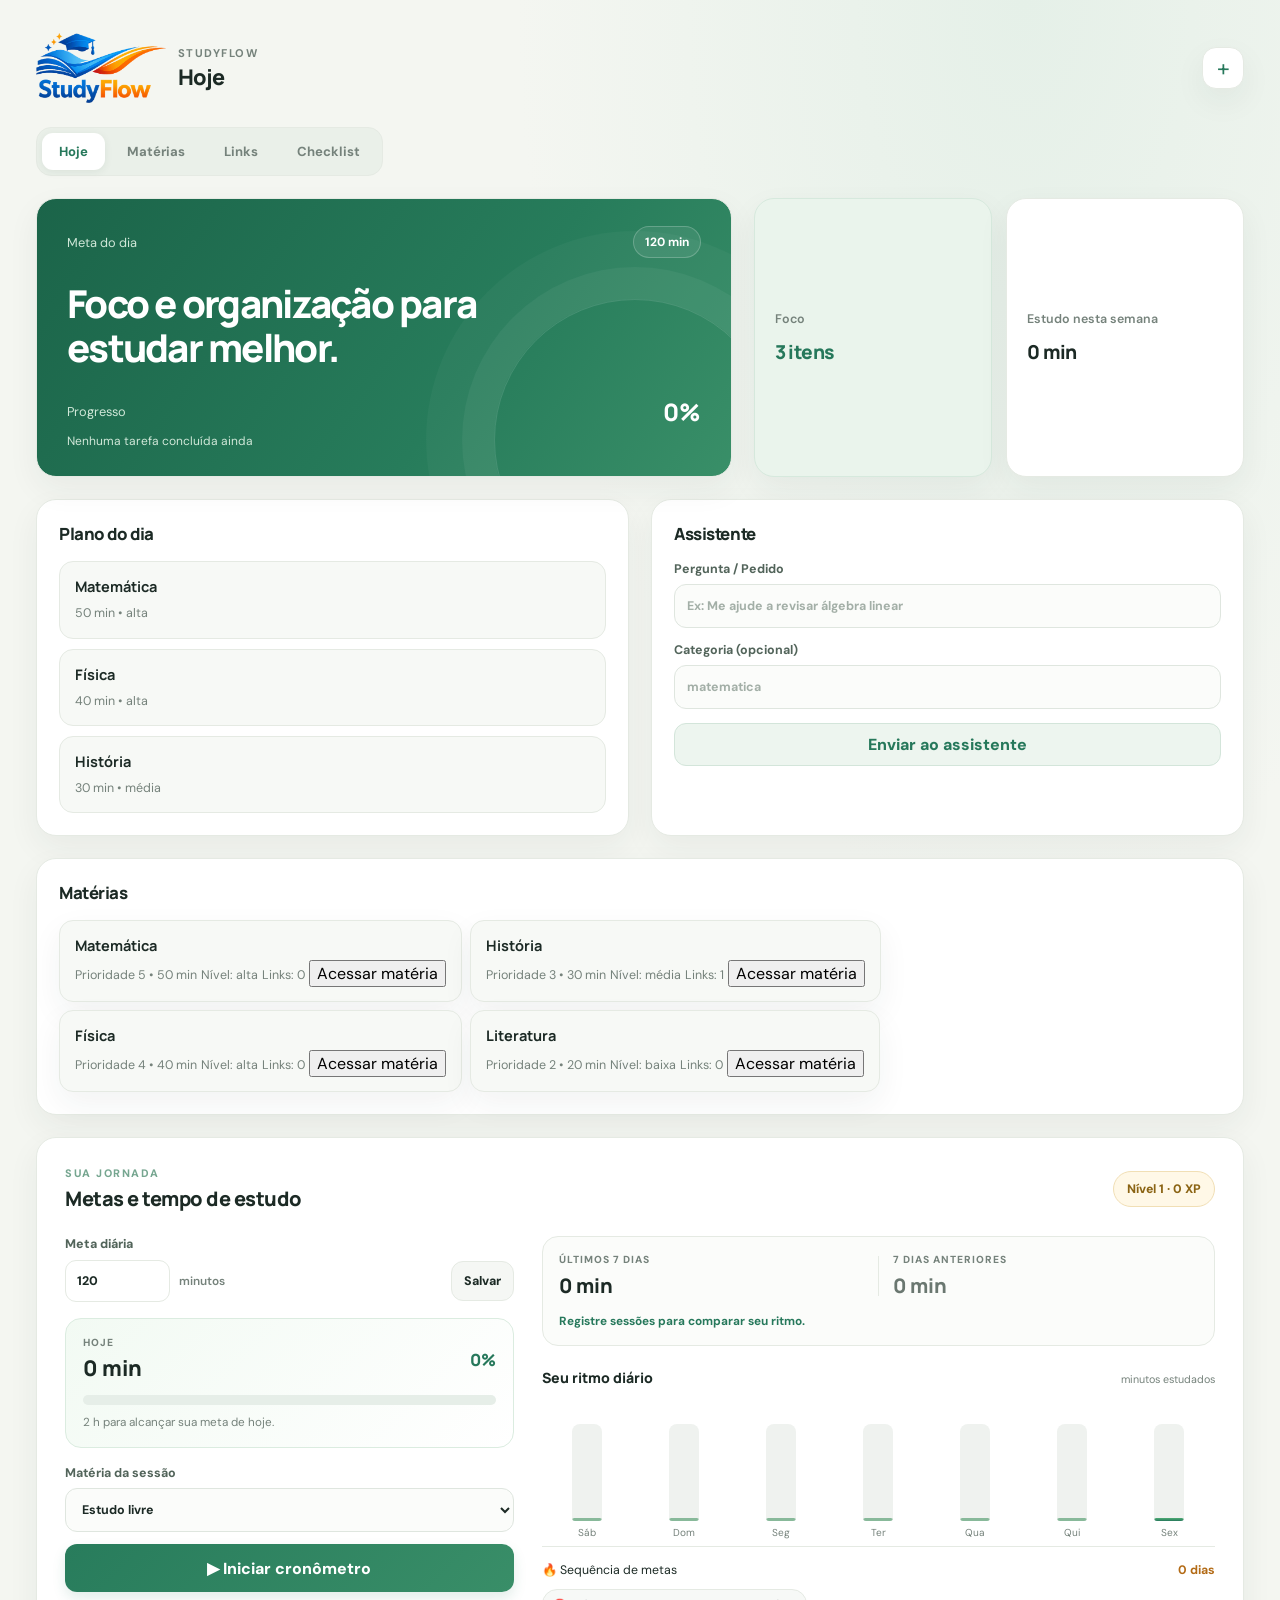
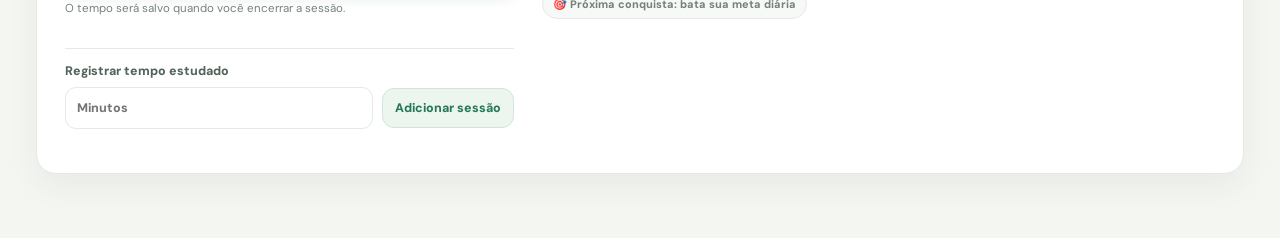
<file: IA-STUDY/index.html>
<!DOCTYPE html>
<html lang="pt-BR">
  <head>
    <meta charset="UTF-8" />
    <meta name="viewport" content="width=device-width, initial-scale=1.0" />
    <title>IA de Estudos</title>
    <link rel="preconnect" href="https://fonts.googleapis.com" />
    <link rel="preconnect" href="https://fonts.gstatic.com" crossorigin />
    <link href="https://fonts.googleapis.com/css2?family=Inter:wght@400;500;600;700;800&display=swap" rel="stylesheet" />
    <link rel="stylesheet" href="styles.css" />
  </head>
  <body>
    <div class="preview-stage">
      <div class="phone-frame">
        <div class="phone-screen">
          <div class="background-glow glow-one"></div>
          <div class="background-glow glow-two"></div>

          <div class="app-shell mobile-shell">
            <header class="mobile-header">
              <div class="brand-mini">
                <img class="brand-logo" src="logo-study-flow.png" alt="StudyFlow" />
                <div>
                  <small>StudyFlow</small>
                  <strong>Hoje</strong>
                </div>
              </div>
              <button class="icon-button" type="button">+</button>
            </header>

            <nav class="mobile-tabs" aria-label="Navegação principal">
              <a class="tab active" href="index.html">Hoje</a>
              <a class="tab" href="materias.html">Matérias</a>
              <a class="tab" href="links.html">Links</a>
              <a class="tab" href="checklist.html">Checklist</a>
            </nav>

            <section class="hero-card">
              <div class="hero-topline">
                <span>Meta do dia</span>
                <strong id="dailyGoalLabel">120 min</strong>
              </div>
              <h1>Foco e organização para estudar melhor.</h1>
              <div class="progress-row">
                <span>Progresso</span>
                <strong id="progressPercent">0%</strong>
              </div>
              <small id="progressText">Nenhuma tarefa concluída ainda</small>
            </section>

            <section class="stats-row">
              <article class="mini-stat accent-stat">
                <span>Foco</span>
                <strong id="focusLabel">3 itens</strong>
              </article>
              <article class="mini-stat">
                <span>Estudo nesta semana</span>
                <strong id="weeklyStudyStat">0 min</strong>
              </article>
            </section>

            <section class="panel">
              <div class="panel-head">
                <h3>Plano do dia</h3>
              </div>
              <ul id="planList" class="list-card compact-list"></ul>
            </section>

            <section class="panel">
              <div class="panel-head">
                <h3>Assistente</h3>
              </div>
              <form id="askForm" class="form-stack">
                <label class="form-field">
                  Pergunta / Pedido
                  <input type="text" id="askPrompt" placeholder="Ex: Me ajude a revisar álgebra linear" required />
                </label>
                <label class="form-field">
                  Categoria (opcional)
                  <input type="text" id="askCategory" placeholder="matematica" />
                </label>
                <button type="submit" class="secondary-button">Enviar ao assistente</button>
              </form>

              <div id="assistantSummary" class="resource-list" style="margin-top:12px"></div>
            </section>

            <section class="panel">
              <div class="panel-head">
                <h3>Matérias</h3>
              </div>
              <div id="subjectCatalog" class="subject-chips"></div>
            </section>

            <section id="studyGamification" class="panel gamification-panel">
              <div class="panel-head gamification-title-row">
                <div><span class="eyebrow">SUA JORNADA</span><h3>Metas e tempo de estudo</h3></div>
                <span id="studyLevel" class="level-pill">Nível 1</span>
              </div>
              <div class="study-dashboard">
                <div class="study-control-column">
                  <form id="studyGoalForm" class="goal-form">
                    <label for="studyGoalInput">Meta diária</label>
                    <div class="goal-input-row"><input id="studyGoalInput" type="number" min="15" max="600" step="5" value="120" /><span>minutos</span><button type="submit" class="ghost-button">Salvar</button></div>
                  </form>
                  <div class="today-progress-card">
                    <div class="today-progress-heading"><div><span>HOJE</span><strong id="todayStudyTime">0 min</strong></div><b id="todayGoalPercent">0%</b></div>
                    <div class="study-progress-track"><div id="todayGoalProgress" class="study-progress-fill"></div></div>
                    <p id="todayGoalMessage">Registre sua primeira sessão para começar.</p>
                  </div>
                  <label class="form-field study-subject-field">Matéria da sessão<select id="studySubject"><option value="">Estudo livre</option></select></label>
                  <button id="studyTimerButton" type="button" class="primary-button timer-button">▶ Iniciar cronômetro</button>
                  <p id="studyTimerStatus" class="timer-status">O tempo será salvo quando você encerrar a sessão.</p>
                  <form id="quickStudyForm" class="quick-study-form">
                    <label for="quickStudyMinutes">Registrar tempo estudado</label>
                    <div class="goal-input-row"><input id="quickStudyMinutes" type="number" min="1" max="720" placeholder="Minutos" required /><button type="submit" class="secondary-button">Adicionar sessão</button></div>
                  </form>
                </div>
                <div class="study-history-column">
                  <div class="weekly-comparison-card">
                    <div><span>ÚLTIMOS 7 DIAS</span><strong id="weeklyStudyTime">0 min</strong></div>
                    <div class="weekly-comparison-divider"></div>
                    <div><span>7 DIAS ANTERIORES</span><strong id="previousWeeklyStudyTime">0 min</strong></div>
                    <p id="weeklyComparisonText">Registre sessões para comparar seu ritmo.</p>
                  </div>
                  <div class="study-chart-heading"><h4>Seu ritmo diário</h4><span>minutos estudados</span></div>
                  <div id="studyChart" class="study-chart" role="img" aria-label="Gráfico de minutos estudados nos últimos sete dias"></div>
                  <div class="streak-row"><span>🔥 Sequência de metas</span><strong id="studyStreak">0 dias</strong></div>
                  <div id="studyBadges" class="study-badges" aria-live="polite"></div>
                </div>
              </div>
            </section>
          </div>
        </div>
      </div>
    </div>

    <script src="shared.js"></script>
    <script src="config.js"></script>
    <script src="app.js"></script>
  </body>
</html>
</file>
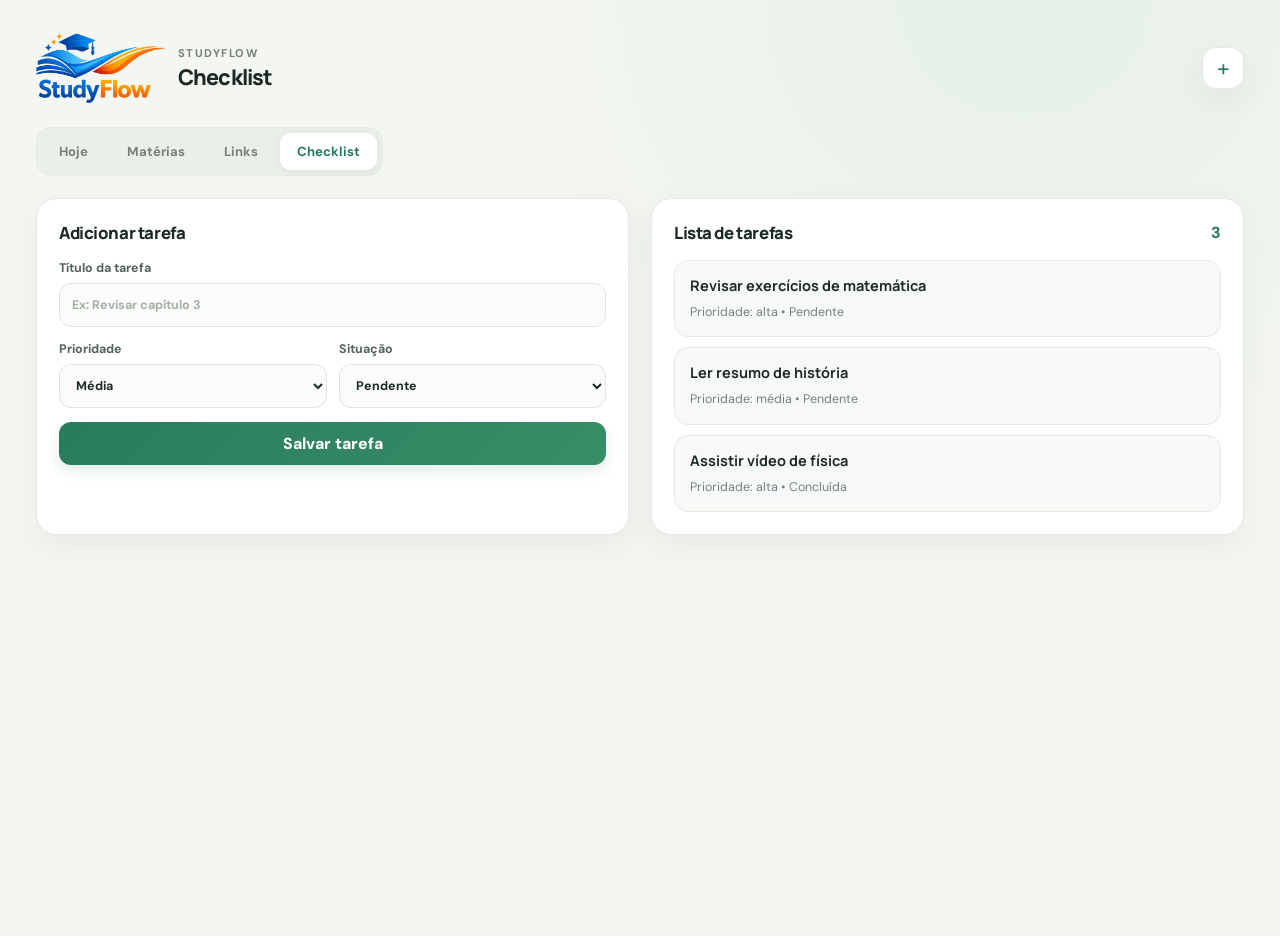
<file: IA-STUDY/checklist.html>
<!DOCTYPE html>
<html lang="pt-BR">
  <head>
    <meta charset="UTF-8" />
    <meta name="viewport" content="width=device-width, initial-scale=1.0" />
    <title>Checklist | IA de Estudos</title>
    <link rel="preconnect" href="https://fonts.googleapis.com" />
    <link rel="preconnect" href="https://fonts.gstatic.com" crossorigin />
    <link href="https://fonts.googleapis.com/css2?family=Inter:wght@400;500;600;700;800&display=swap" rel="stylesheet" />
    <link rel="stylesheet" href="styles.css" />
  </head>
  <body>
    <div class="preview-stage">
      <div class="phone-frame">
        <div class="phone-screen">
          <div class="background-glow glow-one"></div>
          <div class="background-glow glow-two"></div>

          <div class="app-shell mobile-shell">
            <header class="mobile-header">
              <div class="brand-mini">
                <img class="brand-logo" src="logo-study-flow.png" alt="StudyFlow" />
                <div>
                  <small>StudyFlow</small>
                  <strong>Checklist</strong>
                </div>
              </div>
              <button class="icon-button" type="button">+</button>
            </header>

            <nav class="mobile-tabs" aria-label="Navegação principal">
              <a class="tab" href="index.html">Hoje</a>
              <a class="tab" href="materias.html">Matérias</a>
              <a class="tab" href="links.html">Links</a>
              <a class="tab active" href="checklist.html">Checklist</a>
            </nav>

            <section class="panel">
              <div class="panel-head">
                <h3>Adicionar tarefa</h3>
              </div>

              <form id="taskForm" class="form-stack">
                <label class="form-field">
                  Título da tarefa
                  <input type="text" id="taskTitle" placeholder="Ex: Revisar capítulo 3" required />
                </label>

                <div class="two-col">
                  <label class="form-field">
                    Prioridade
                    <select id="taskPriority">
                      <option value="alta">Alta</option>
                      <option value="média" selected>Média</option>
                      <option value="baixa">Baixa</option>
                    </select>
                  </label>
                  <label class="form-field">
                    Situação
                    <select id="taskDone">
                      <option value="false">Pendente</option>
                      <option value="true">Concluída</option>
                    </select>
                  </label>
                </div>

                <button type="submit" class="primary-button">Salvar tarefa</button>
              </form>
            </section>

            <section class="panel">
              <div class="panel-head">
                <h3>Lista de tarefas</h3>
                <strong id="taskCount" class="accent-text">0</strong>
              </div>
              <ul id="taskList" class="task-list"></ul>
            </section>
          </div>
        </div>
      </div>
    </div>

    <script src="shared.js"></script>
    <script>
      const taskForm = document.getElementById('taskForm');
      const taskList = document.getElementById('taskList');
      const taskCount = document.getElementById('taskCount');

      function renderTasks() {
        const data = StudyFlow.getData();
        const tasks = data.tasks || [];

        taskCount.textContent = String(tasks.length);

        if (!tasks.length) {
          taskList.innerHTML = '<li class="empty-state"><strong>Nenhuma tarefa cadastrada</strong><span>Crie seu primeiro checklist para acompanhar o estudo.</span></li>';
          return;
        }

        taskList.innerHTML = tasks.map((task) => `
          <li>
            <strong>${task.title}</strong>
            <span>Prioridade: ${task.priority} • ${task.done ? 'Concluída' : 'Pendente'}</span>
          </li>
        `).join('');
      }

      taskForm.addEventListener('submit', (event) => {
        event.preventDefault();

        const title = document.getElementById('taskTitle').value.trim();
        const priority = document.getElementById('taskPriority').value;
        const done = document.getElementById('taskDone').value === 'true';

        if (!title) return;

        const data = StudyFlow.getData();
        data.tasks.push({ id: Date.now(), title, priority, done });
        StudyFlow.saveData(data);
        taskForm.reset();
        renderTasks();
      });

      renderTasks();
    </script>
  </body>
</html>
</file>
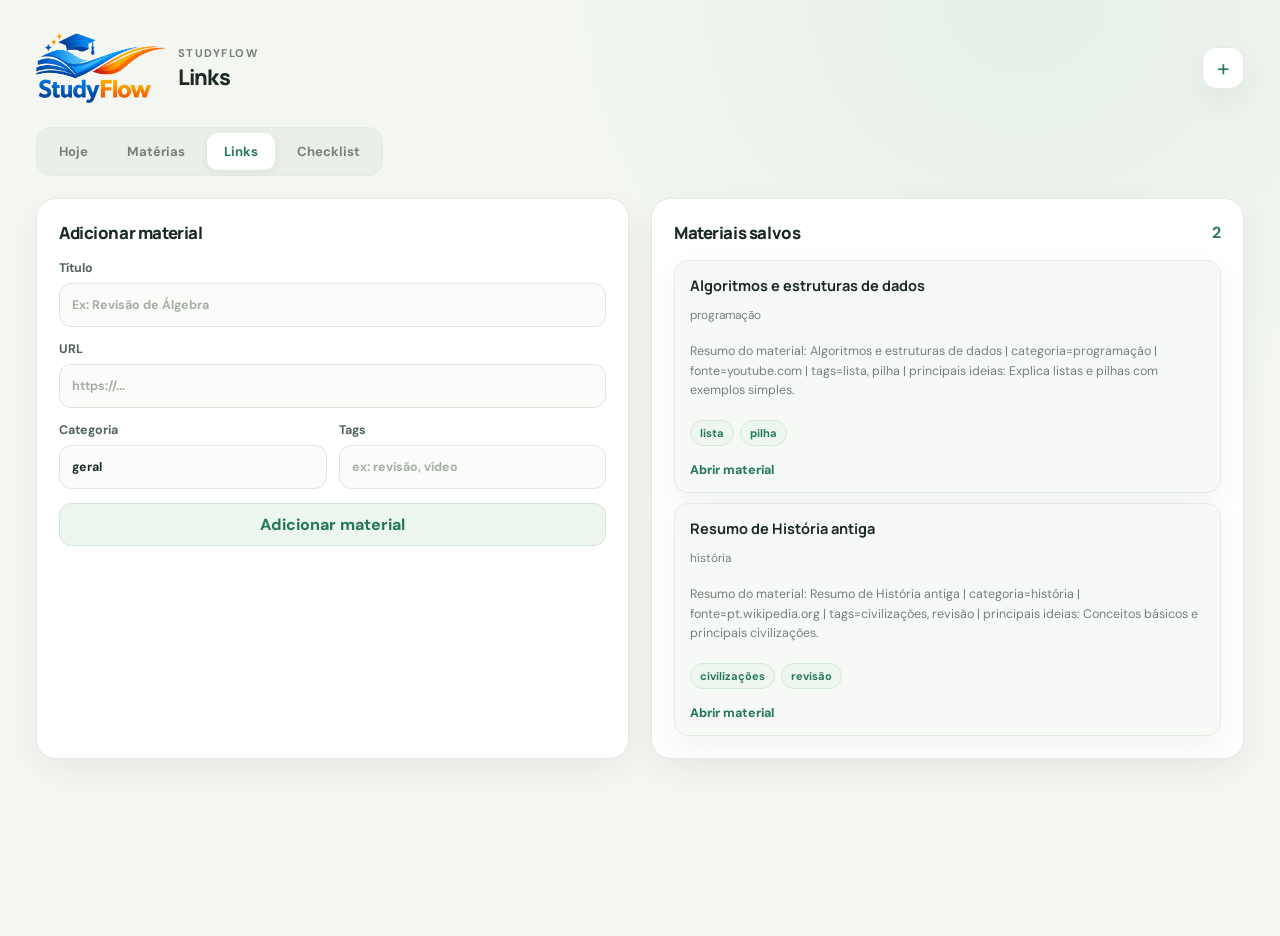
<file: IA-STUDY/links.html>
<!DOCTYPE html>
<html lang="pt-BR">
  <head>
    <meta charset="UTF-8" />
    <meta name="viewport" content="width=device-width, initial-scale=1.0" />
    <title>Links | IA de Estudos</title>
    <link rel="preconnect" href="https://fonts.googleapis.com" />
    <link rel="preconnect" href="https://fonts.gstatic.com" crossorigin />
    <link href="https://fonts.googleapis.com/css2?family=Inter:wght@400;500;600;700;800&display=swap" rel="stylesheet" />
    <link rel="stylesheet" href="styles.css" />
  </head>
  <body>
    <div class="preview-stage">
      <div class="phone-frame">
        <div class="phone-screen">
          <div class="background-glow glow-one"></div>
          <div class="background-glow glow-two"></div>

          <div class="app-shell mobile-shell">
            <header class="mobile-header">
              <div class="brand-mini">
                <img class="brand-logo" src="logo-study-flow.png" alt="StudyFlow" />
                <div>
                  <small>StudyFlow</small>
                  <strong>Links</strong>
                </div>
              </div>
              <button class="icon-button" type="button">+</button>
            </header>

            <nav class="mobile-tabs" aria-label="Navegação principal">
              <a class="tab" href="index.html">Hoje</a>
              <a class="tab" href="materias.html">Matérias</a>
              <a class="tab active" href="links.html">Links</a>
              <a class="tab" href="checklist.html">Checklist</a>
            </nav>

            <section class="panel">
              <div class="panel-head">
                <h3>Adicionar material</h3>
              </div>

              <form id="linkForm" class="form-stack">
                <label class="form-field">
                  Título
                  <input type="text" id="linkTitle" placeholder="Ex: Revisão de Álgebra" required />
                </label>

                <label class="form-field">
                  URL
                  <input type="url" id="linkUrl" placeholder="https://..." required />
                </label>

                <div class="two-col">
                  <label class="form-field">
                    Categoria
                    <input type="text" id="linkCategory" value="geral" />
                  </label>
                  <label class="form-field">
                    Tags
                    <input type="text" id="linkTags" placeholder="ex: revisão, vídeo" />
                  </label>
                </div>

                <button type="submit" class="secondary-button">Adicionar material</button>
              </form>
            </section>

            <section class="panel">
              <div class="panel-head">
                <h3>Materiais salvos</h3>
                <strong id="linkCount" class="accent-text">0</strong>
              </div>
              <div id="linksSummary" class="resource-list"></div>
            </section>
          </div>
        </div>
      </div>
    </div>

    <script src="shared.js"></script>
    <script>
      const linkForm = document.getElementById('linkForm');
      const linksSummary = document.getElementById('linksSummary');
      const linkCount = document.getElementById('linkCount');

      function summarizeLink(link) {
        const source = new URL(link.url).hostname.replace('www.', '');
        const tags = link.tags && link.tags.length ? link.tags.join(', ') : 'sem tags';
        const notes = link.notes && link.notes.length ? link.notes.join(' ') : 'Nenhum comentário adicional registrado.';
        return `Resumo do material: ${link.title} | categoria=${link.category} | fonte=${source} | tags=${tags} | principais ideias: ${notes}`;
      }

      function renderLinks() {
        const data = StudyFlow.getData();
        const links = data.links || [];

        linkCount.textContent = String(links.length);

        if (!links.length) {
          linksSummary.innerHTML = '<div class="empty-state">Nenhum material salvo ainda. Adicione um link para começar sua biblioteca.</div>';
          return;
        }

        linksSummary.innerHTML = links.map((link) => `
          <div class="summary-card resource-card">
            <strong>${link.title}</strong>
            <span class="meta">${link.category}</span>
            <p>${summarizeLink(link)}</p>
            <div class="tags">${(link.tags || []).map((tag) => `<span class="tag">${tag}</span>`).join('')}</div>
            <a href="${link.url}" target="_blank" rel="noreferrer">Abrir material</a>
          </div>
        `).join('');
      }

      linkForm.addEventListener('submit', (event) => {
        event.preventDefault();

        const title = document.getElementById('linkTitle').value.trim();
        const url = document.getElementById('linkUrl').value.trim();
        const category = document.getElementById('linkCategory').value.trim() || 'geral';
        const tags = document.getElementById('linkTags').value.trim();

        if (!title || !url) return;

        const data = StudyFlow.getData();
        data.links.push({
          id: Date.now(),
          title,
          url,
          category,
          tags: tags ? tags.split(',').map((item) => item.trim()).filter(Boolean) : [],
          notes: ['Material de apoio adicionado para revisão.']
        });

        StudyFlow.saveData(data);
        linkForm.reset();
        document.getElementById('linkCategory').value = 'geral';
        renderLinks();
      });

      renderLinks();
    </script>
  </body>
</html>
</file>
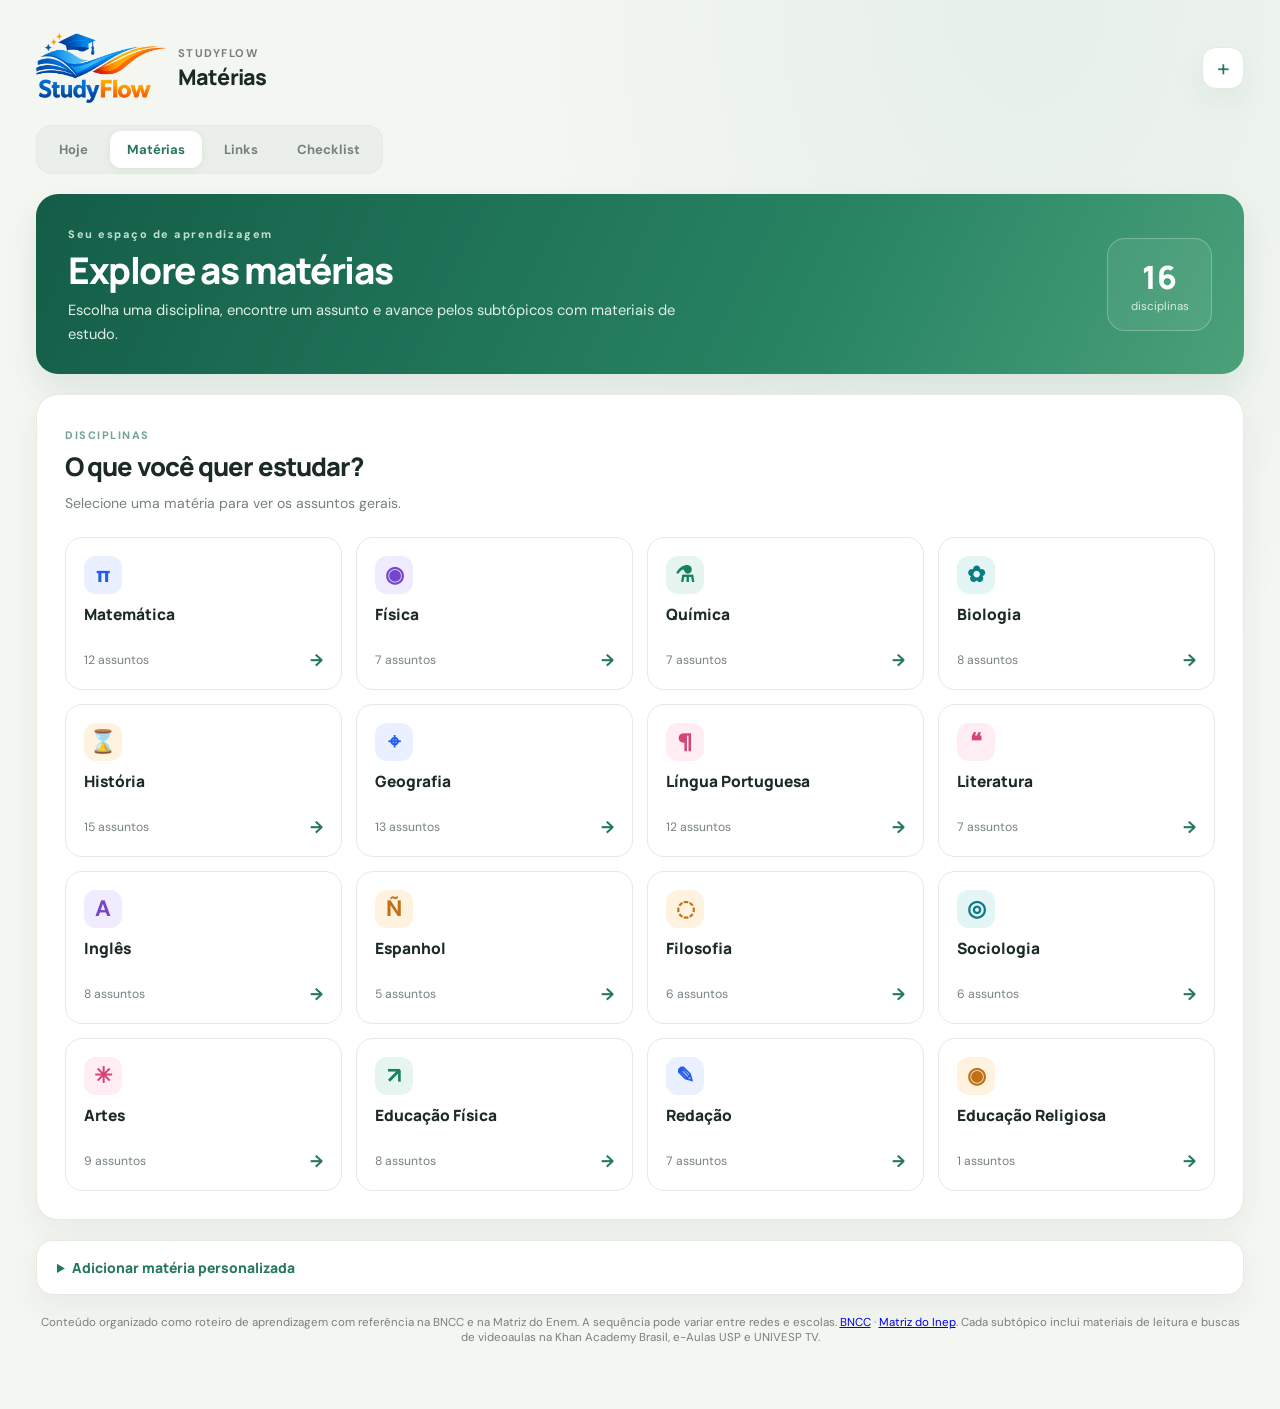
<file: IA-STUDY/materias.html>
<!DOCTYPE html>
<html lang="pt-BR">
  <head>
    <meta charset="UTF-8" />
    <meta name="viewport" content="width=device-width, initial-scale=1.0" />
    <title>Matérias | StudyFlow</title>
    <link rel="preconnect" href="https://fonts.googleapis.com" />
    <link rel="preconnect" href="https://fonts.gstatic.com" crossorigin />
    <link href="https://fonts.googleapis.com/css2?family=Inter:wght@400;500;600;700;800&display=swap" rel="stylesheet" />
    <link rel="stylesheet" href="styles.css" />
  </head>
  <body>
    <div class="preview-stage">
      <div class="phone-frame"><div class="phone-screen">
        <div class="app-shell mobile-shell subjects-page">
          <header class="mobile-header">
            <div class="brand-mini"><img class="brand-logo" src="logo-study-flow.png" alt="StudyFlow" /><div><small>StudyFlow</small><strong>Matérias</strong></div></div>
            <button class="icon-button" id="addSubjectToggle" type="button" aria-label="Adicionar matéria">+</button>
          </header>
          <nav class="mobile-tabs" aria-label="Navegação principal">
            <a class="tab" href="index.html">Hoje</a><a class="tab active" href="materias.html">Matérias</a><a class="tab" href="links.html">Links</a><a class="tab" href="checklist.html">Checklist</a>
          </nav>
          <section class="subject-intro">
            <div><span class="eyebrow">Seu espaço de aprendizagem</span><h1>Explore as matérias</h1><p>Escolha uma disciplina, encontre um assunto e avance pelos subtópicos com materiais de estudo.</p></div>
            <div class="subject-total"><strong id="subjectCount">16</strong><span>disciplinas</span></div>
          </section>
          <section class="subject-explorer" aria-live="polite">
            <div class="explorer-heading"><div><span class="eyebrow" id="selectionEyebrow">DISCIPLINAS</span><h2 id="selectionTitle">O que você quer estudar?</h2></div><button id="backButton" class="back-button" type="button" hidden>← Voltar</button></div>
            <p class="explorer-description" id="selectionDescription">Selecione uma matéria para ver os assuntos gerais.</p>
            <label class="stage-filter" id="stageFilterWrap" hidden>Etapa de ensino<select id="stageFilter"><option value="all">Fundamental II e Ensino Médio</option><option value="ef2">Fundamental II · 6º ao 9º ano</option><option value="em">Ensino Médio</option></select></label>
            <div id="subjectsGrid" class="curriculum-grid"></div>
            <div id="generalGrid" class="general-grid" hidden></div>
            <div id="subtopicGrid" class="subtopic-grid" hidden></div>
            <div id="resourcePanel" class="resource-panel" hidden></div>
          </section>
          <details class="custom-subject-panel" id="customSubjectPanel">
            <summary>Adicionar matéria personalizada</summary>
            <form id="topicForm" class="form-stack">
              <label class="form-field">Nome da matéria<input type="text" id="topicName" placeholder="Ex.: Programação" required /></label>
              <div class="two-col"><label class="form-field">Prioridade<input type="number" id="topicPriority" min="1" max="5" value="3" required /></label><label class="form-field">Tempo (min)<input type="number" id="topicMinutes" min="10" value="45" required /></label></div>
              <label class="form-field">Nível<select id="topicDifficulty"><option value="baixa">Baixa</option><option value="média" selected>Média</option><option value="alta">Alta</option></select></label>
              <button type="submit" class="primary-button">Salvar matéria</button>
            </form>
            <div id="customSubjects" class="custom-subject-list"></div>
          </details>
          <footer class="sources-note">Conteúdo organizado como roteiro de aprendizagem com referência na BNCC e na Matriz do Enem. A sequência pode variar entre redes e escolas. <a href="https://downloadbncc.mec.gov.br/" target="_blank" rel="noopener noreferrer">BNCC</a> · <a href="https://www.gov.br/inep/pt-br/centrais-de-conteudo/acervo-linha-editorial/publicacoes-institucionais/avaliacoes-e-exames-da-educacao-basica/matrizes-de-referencia-enem/" target="_blank" rel="noopener noreferrer">Matriz do Inep</a>. Cada subtópico inclui materiais de leitura e buscas de videoaulas na Khan Academy Brasil, e-Aulas USP e UNIVESP TV.</footer>
        </div>
      </div></div>
    </div>
    <script src="shared.js"></script>
    <script src="curriculo-enem.js"></script>
    <script>
      const curriculum = window.enemCurriculum;
      const sources = [
        {name:'Khan Academy', host:'pt.khanacademy.org', url:(q)=>`https://pt.khanacademy.org/search?page_search_query=${encodeURIComponent(q)}`},
        {name:'Toda Matéria', host:'todamateria.com.br', url:(q)=>`https://www.todamateria.com.br/?s=${encodeURIComponent(q)}`},
        {name:'Brasil Escola', host:'brasilescola.uol.com.br', url:(q)=>`https://www.google.com/search?q=${encodeURIComponent(`site:brasilescola.uol.com.br ${q}`)}`}
      ];
      const videoSources = [
        {name:'Khan Academy Brasil', host:'youtube.com/@khanacademyportugues', url:(q)=>`https://www.youtube.com/@khanacademyportugues/search?query=${encodeURIComponent(q)}`},
        {name:'e-Aulas USP', host:'eaulas.usp.br', url:(q)=>`https://www.google.com/search?q=${encodeURIComponent(`site:eaulas.usp.br/portal ${q}`)}`},
        {name:'UNIVESP TV', host:'youtube.com', url:(q)=>`https://www.youtube.com/results?search_query=${encodeURIComponent(`UNIVESP TV ${q}`)}`}
      ];
      const grid = document.getElementById('subjectsGrid');
      const generalGrid = document.getElementById('generalGrid');
      const subtopicGrid = document.getElementById('subtopicGrid');
      const resourcePanel = document.getElementById('resourcePanel');
      const backButton = document.getElementById('backButton');
      const stageFilter = document.getElementById('stageFilter');
      const stageFilterWrap = document.getElementById('stageFilterWrap');
      const groupTitle = (group) => group[0].replace(/^\[(EF2|EM)\]\s*/, '');
      const groupStage = (group) => group[0].startsWith('[EF2]') ? 'ef2' : 'em';
      let subjectIndex = -1;
      let groupIndex = -1;
      const escapeHTML = (value) => String(value).replace(/[&<>"']/g, ch => ({'&':'&amp;','<':'&lt;','>':'&gt;','"':'&quot;',"'":'&#39;'}[ch]));

      function setHeading(eyebrow, title, description, back) {
        document.getElementById('selectionEyebrow').textContent = eyebrow;
        document.getElementById('selectionTitle').textContent = title;
        document.getElementById('selectionDescription').textContent = description;
        backButton.hidden = !back;
      }
      function renderSubjects() {
        document.querySelector('.subjects-page').classList.remove('subject-detail-view');
        backButton.textContent = '← Todas as matérias';
        subjectIndex = -1; groupIndex = -1;
        setHeading('DISCIPLINAS', 'O que você quer estudar?', 'Selecione uma matéria para ver os assuntos gerais.', false);
        grid.hidden = false; generalGrid.hidden = true; subtopicGrid.hidden = true; resourcePanel.hidden = true; stageFilterWrap.hidden = true;
        document.getElementById('subjectCount').textContent = String(curriculum.length);
        grid.innerHTML = curriculum.map((subject, index) => `<button class="curriculum-card tone-${subject.color}" data-subject="${index}" type="button"><span class="curriculum-icon">${subject.icon}</span><span class="curriculum-name">${escapeHTML(subject.name)}</span><span class="curriculum-count">${subject.groups.length} assuntos <span aria-hidden="true">→</span></span></button>`).join('');
        renderCustomSubjects();
      }
      function openSubject(index) {
        document.querySelector('.subjects-page').classList.add('subject-detail-view');
        backButton.textContent = '← Todas as matérias';
        subjectIndex = index; groupIndex = -1;
        const subject = curriculum[index];
        setHeading('MATÉRIA', subject.name, 'Escolha um assunto geral para explorar os subtópicos.', true);
        grid.hidden = true; generalGrid.hidden = false; subtopicGrid.hidden = true; resourcePanel.hidden = true; stageFilterWrap.hidden = false;
        const visibleGroups = subject.groups.map((group, i) => ({group, i})).filter(({group}) => stageFilter.value === 'all' || groupStage(group) === stageFilter.value);
        generalGrid.innerHTML = visibleGroups.map(({group, i}, visibleIndex) => `<button class="general-card" data-group="${i}" type="button"><span class="general-number">${String(visibleIndex+1).padStart(2,'0')}</span><span class="general-text"><strong>${escapeHTML(groupTitle(group))}</strong><small>${groupStage(group) === 'ef2' ? 'Fundamental II' : 'Ensino Médio'} · ${group.length-1} subtópicos</small></span><span class="card-arrow" aria-hidden="true">→</span></button>`).join('');
      }
      function openGroup(index) {
        backButton.textContent = '← Assuntos de ' + curriculum[subjectIndex].name;
        groupIndex = index;
        const subject = curriculum[subjectIndex], group = subject.groups[index];
        setHeading(subject.name.toUpperCase(), groupTitle(group), 'Selecione um subtópico para encontrar materiais confiáveis.', true);
        grid.hidden = true; generalGrid.hidden = true; subtopicGrid.hidden = false; resourcePanel.hidden = true; stageFilterWrap.hidden = true;
        subtopicGrid.innerHTML = group.slice(1).map((item, i) => `<button class="subtopic-card" data-subtopic="${i}" type="button"><span class="subtopic-icon">${String(i+1).padStart(2,'0')}</span><span>${escapeHTML(item)}</span><span class="card-arrow" aria-hidden="true">↗</span></button>`).join('');
      }
      function openResources(subIndex) {
        backButton.textContent = '← Subtópicos';
        const subject = curriculum[subjectIndex], group = subject.groups[groupIndex], topic = group[subIndex+1];
        setHeading('MATERIAIS DE ESTUDO', topic, `Fontes selecionadas para ${topic}.`, true);
        const query = `${subject.name} ${topic}`;
        resourcePanel.hidden = false;
        const materialCards = sources.map(source => `<a class="source-card" href="${source.url(query)}" target="_blank" rel="noopener noreferrer"><span class="source-mark">↗</span><span><strong>${source.name}</strong><small>Materiais sobre “${escapeHTML(query)}”</small></span><span class="source-domain">${source.host}</span></a>`).join('');
        const lessonCards = videoSources.map(source => `<a class="source-card video-source-card" href="${source.url(query)}" target="_blank" rel="noopener noreferrer"><span class="source-mark">▶</span><span><strong>${source.name}</strong><small>Aulas sobre “${escapeHTML(topic)}”</small></span><span class="source-domain">${source.host}</span></a>`).join('');
        resourcePanel.innerHTML = `<section class="resource-section"><h3>Materiais de leitura e estudo</h3><div class="resource-links">${materialCards}</div></section><section class="resource-section video-lessons"><div class="video-heading"><span class="video-heading-icon">▶</span><div><h3>Aulas para assistir</h3><p>Encontre videoaulas deste assunto em plataformas educacionais e canais universitários.</p></div></div><div class="resource-links">${lessonCards}</div></section><p class="link-disclaimer">As sugestões abrem buscas pelo tema. Confira o conteúdo, o nível escolar e a autoria antes de estudar.</p>`;
      }
      grid.addEventListener('click', event => { const card=event.target.closest('[data-subject]'); if(card) openSubject(Number(card.dataset.subject)); });
      generalGrid.addEventListener('click', event => { const card=event.target.closest('[data-group]'); if(card) openGroup(Number(card.dataset.group)); });
      stageFilter.addEventListener('change', () => { if (subjectIndex >= 0 && !generalGrid.hidden) openSubject(subjectIndex); });
      subtopicGrid.addEventListener('click', event => { const card=event.target.closest('[data-subtopic]'); if(card) openResources(Number(card.dataset.subtopic)); });
      backButton.addEventListener('click', () => { if(resourcePanel.hidden === false) openGroup(groupIndex); else if(subtopicGrid.hidden === false) openSubject(subjectIndex); else renderSubjects(); });
      document.getElementById('addSubjectToggle').addEventListener('click', () => { const details=document.getElementById('customSubjectPanel'); details.open=!details.open; details.scrollIntoView({behavior:'smooth',block:'center'}); });
      function renderCustomSubjects() {
        const items=StudyFlow.getData().topics || [];
        document.getElementById('customSubjects').innerHTML=items.length ? `<h3>Suas matérias</h3><div class="custom-subject-grid">${items.map(topic=>`<article class="custom-subject-card"><strong>${escapeHTML(topic.name)}</strong><span>Prioridade ${escapeHTML(topic.priority)} · ${escapeHTML(topic.estimatedMinutes)} min · nível ${escapeHTML(topic.difficulty)}</span></article>`).join('')}</div>` : '';
      }
      document.getElementById('topicForm').addEventListener('submit', event => {
        event.preventDefault();
        const name=document.getElementById('topicName').value.trim(); if(!name) return;
        const data=StudyFlow.getData(); data.topics.push({id:Date.now(),name,priority:Number(document.getElementById('topicPriority').value||1),estimatedMinutes:Number(document.getElementById('topicMinutes').value||30),difficulty:document.getElementById('topicDifficulty').value,completed:false});
        StudyFlow.saveData(data); event.currentTarget.reset(); document.getElementById('topicPriority').value=3; document.getElementById('topicMinutes').value=45; renderCustomSubjects();
      });
      renderSubjects();
    </script>
  </body>
</html>
</file>
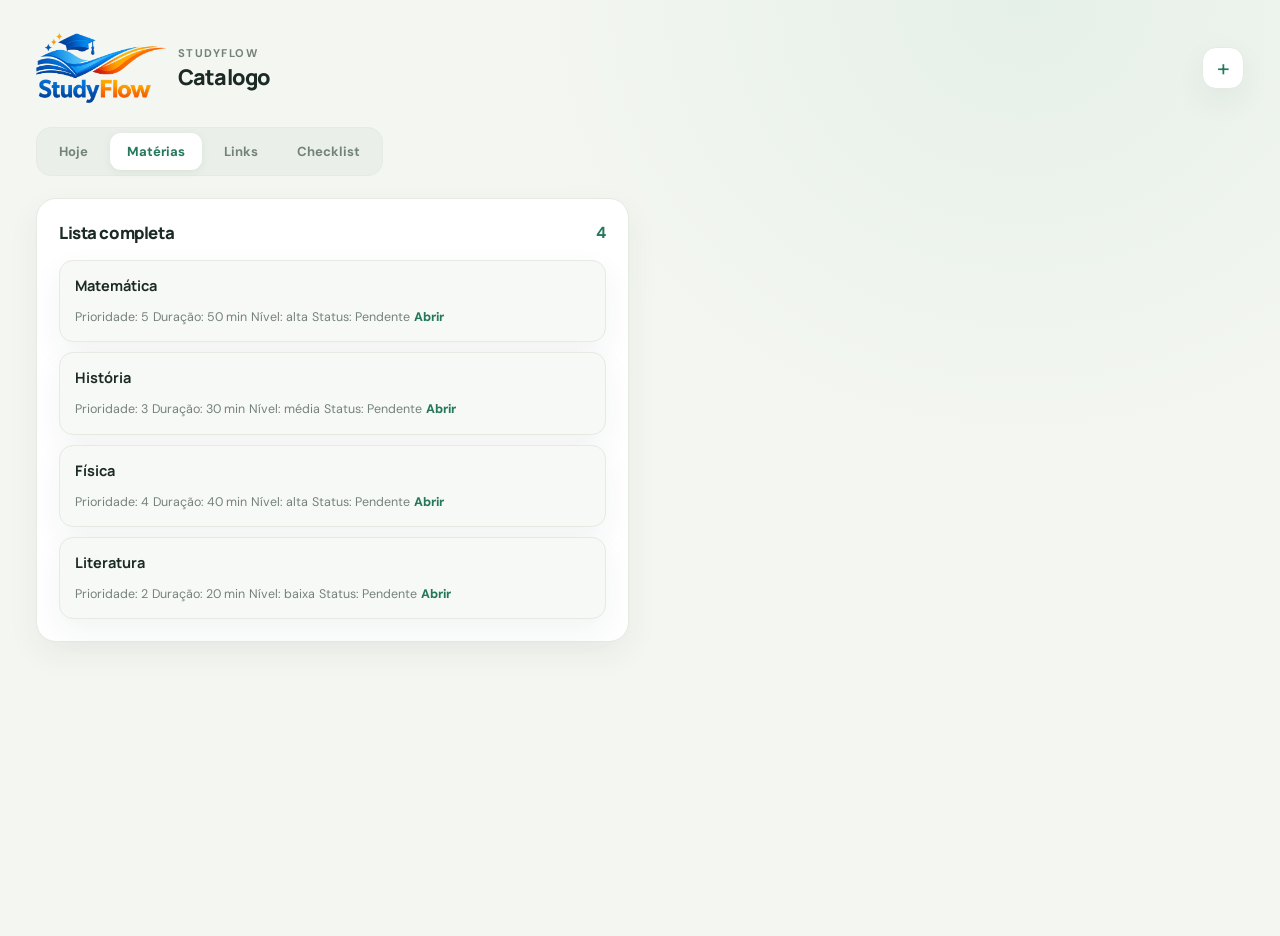
<file: IA-STUDY/todas-materias.html>
<!DOCTYPE html>
<html lang="pt-BR">
  <head>
    <meta charset="UTF-8" />
    <meta name="viewport" content="width=device-width, initial-scale=1.0" />
    <title>Todas as matérias | IA de Estudos</title>
    <link rel="preconnect" href="https://fonts.googleapis.com" />
    <link rel="preconnect" href="https://fonts.gstatic.com" crossorigin />
    <link href="https://fonts.googleapis.com/css2?family=Inter:wght@400;500;600;700;800&display=swap" rel="stylesheet" />
    <link rel="stylesheet" href="styles.css" />
  </head>
  <body>
    <div class="preview-stage">
      <div class="phone-frame">
        <div class="phone-screen">
          <div class="background-glow glow-one"></div>
          <div class="background-glow glow-two"></div>

          <div class="app-shell mobile-shell">
            <header class="mobile-header">
              <div class="brand-mini">
                <img class="brand-logo" src="logo-study-flow.png" alt="StudyFlow" />
                <div>
                  <small>StudyFlow</small>
                  <strong>Catalogo</strong>
                </div>
              </div>
              <button class="icon-button" type="button">+</button>
            </header>

            <nav class="mobile-tabs" aria-label="Navegação principal">
              <a class="tab" href="index.html">Hoje</a>
              <a class="tab active" href="todas-materias.html">Matérias</a>
              <a class="tab" href="links.html">Links</a>
              <a class="tab" href="checklist.html">Checklist</a>
            </nav>

            <section class="panel">
              <div class="panel-head">
                <h3>Lista completa</h3>
                <strong id="totalMaterias" class="accent-text">0</strong>
              </div>
              <div id="catalogGrid" class="subjects-grid"></div>
            </section>
          </div>
        </div>
      </div>
    </div>

    <script src="shared.js"></script>
    <script>
      const catalogGrid = document.getElementById('catalogGrid');
      const totalMaterias = document.getElementById('totalMaterias');

      function renderCatalog() {
        const data = StudyFlow.getData();
        const topics = data.topics || [];

        totalMaterias.textContent = String(topics.length);

        if (!topics.length) {
          catalogGrid.innerHTML = '<div class="empty-state">Nenhuma matéria adicionada. Cadastre sua primeira disciplina na página de matérias.</div>';
          return;
        }

        catalogGrid.innerHTML = topics.map((topic) => `
          <div class="subject-card">
            <h4>${topic.name}</h4>
            <span class="subject-meta">Prioridade: ${topic.priority}</span>
            <span class="subject-meta">Duração: ${topic.estimatedMinutes} min</span>
            <span class="subject-meta">Nível: ${topic.difficulty}</span>
            <span class="subject-meta">Status: ${topic.completed ? 'Concluída' : 'Pendente'}</span>
            <a href="materias.html">Abrir</a>
          </div>
        `).join('');
      }

      renderCatalog();
    </script>
  </body>
</html>
</file>
<file: IA-STUDY/styles.css>
@import url('https://fonts.googleapis.com/css2?family=DM+Sans:wght@400;500;600;700;800&family=Manrope:wght@500;600;700;800&display=swap');

:root {
  color-scheme: light;
  --bg: #f4f6f1;
  --panel: #ffffff;
  --card: #f7f9f6;
  --border: #e5eae3;
  --text: #1c2a25;
  --muted: #75827b;
  --accent: #26785b;
  --accent-strong: #42a37a;
  --warning: #edb44b;
  --danger: #c85f56;
  --shadow: 0 12px 32px rgba(34, 55, 43, .06);
}

* { box-sizing: border-box; }
html { scroll-behavior: smooth; }
body {
  margin: 0; min-height: 100vh; overflow-x: hidden;
  color: var(--text); font-family: 'DM Sans', sans-serif;
  background: radial-gradient(ellipse at 80% 0%, #e5f0e8 0, transparent 35%), var(--bg);
  -webkit-font-smoothing: antialiased;
}
button, input, select { font: inherit; }
button { cursor: pointer; }
.preview-stage { min-height: 100vh; padding: 28px 36px 64px; }
.phone-frame { width: min(100%, 1240px); min-height: calc(100vh - 56px); margin: 0 auto; padding: 0; border: 0; border-radius: 0; background: transparent; box-shadow: none; }
.phone-screen { position: relative; min-height: calc(100vh - 56px); overflow: visible; border-radius: 0; background: transparent; }
.background-glow { display: none; }
.mobile-shell {
  position: relative; z-index: 1; display: grid; grid-template-columns: repeat(12, minmax(0, 1fr));
  align-content: start; gap: 22px; width: 100%; min-height: 0; padding: 0; overflow: visible;
}
.mobile-header { grid-column: 1 / -1; display: flex; align-items: center; justify-content: space-between; gap: 16px; padding: 5px 0 2px; }
.brand-mini { display: flex; align-items: center; gap: 12px; }
.brand-mini small { display: block; margin-bottom: 2px; color: var(--muted); font-size: .7rem; font-weight: 700; text-transform: uppercase; letter-spacing: .13em; }
.brand-mini strong { display: block; font: 800 1.35rem 'Manrope', sans-serif; letter-spacing: -.04em; }
.brand-mark { display: grid; place-items: center; width: 44px; height: 44px; border-radius: 15px; color: white; background: linear-gradient(145deg, #328667, #185c43); box-shadow: 0 7px 16px #26785b33; font-weight: 800; font-size: .78rem; }
.brand-logo { display: block; width: 130px; height: 70px; border-radius: 12px; object-fit: contain; object-position: center; }
.icon-button { width: 42px; height: 42px; border: 1px solid var(--border); border-radius: 14px; color: var(--accent); background: white; font-size: 1.45rem; box-shadow: var(--shadow); }
.mobile-tabs { grid-column: 1 / -1; display: flex; width: fit-content; gap: 5px; padding: 5px; border: 1px solid var(--border); border-radius: 15px; background: #eaf0e9; }
.tab { display: inline-flex; align-items: center; justify-content: center; padding: 9px 16px; border: 1px solid transparent; border-radius: 11px; color: var(--muted); text-decoration: none; font-size: .82rem; font-weight: 700; transition: .2s ease; }
.tab:hover { color: var(--accent); }
.tab.active { color: var(--accent); background: white; box-shadow: 0 2px 8px #20392b12; }
.hero-card, .panel, .mini-stat, .form-panel, .summary-card, .subject-card {
  min-width: 0; border: 1px solid var(--border); border-radius: 20px; background: var(--panel); box-shadow: var(--shadow);
}
.hero-card { grid-column: span 7; position: relative; overflow: hidden; min-height: 250px; padding: 27px 30px; background: linear-gradient(125deg, #1b6449 0%, #277c5b 62%, #398f68 100%); color: white; }
.hero-card::after { position: absolute; right: -45px; bottom: -105px; width: 280px; height: 280px; border: 1px solid #ffffff20; border-radius: 50%; box-shadow: 0 0 0 32px #ffffff0c, 0 0 0 68px #ffffff08; content: ''; }
.hero-topline, .progress-row, .panel-head { display: flex; align-items: center; justify-content: space-between; gap: 12px; }
.hero-topline { position: relative; z-index: 1; margin-bottom: 24px; color: #d1e8d9; font-size: .8rem; }
.hero-topline strong { padding: 7px 11px; border: 1px solid #ffffff36; border-radius: 999px; color: white; background: #ffffff14; font-size: .75rem; }
.hero-card h1 { position: relative; z-index: 1; max-width: 490px; margin: 0 0 25px; font: 800 clamp(1.7rem, 3vw, 2.55rem)/1.15 'Manrope', sans-serif; letter-spacing: -.045em; }
.progress-row { position: relative; z-index: 1; color: #d1e8d9; font-size: .8rem; }
.progress-row strong { color: white; font: 800 1.5rem 'Manrope', sans-serif; }
.hero-card small { position: relative; z-index: 1; display: block; margin-top: 5px; color: #d1e8d9; font-size: .75rem; }
.stats-row { grid-column: span 5; display: grid; grid-template-columns: repeat(2, minmax(0, 1fr)); gap: 14px; }
.mini-stat { display: flex; flex-direction: column; justify-content: center; gap: 12px; min-height: 110px; padding: 20px; }
.mini-stat span { color: var(--muted); font-size: .78rem; font-weight: 600; }
.mini-stat strong { font: 800 clamp(1.05rem, 1.5vw, 1.4rem) 'Manrope', sans-serif; letter-spacing: -.03em; }
.accent-stat { border-color: #d6e9dd; background: #eaf4ec; }
.accent-stat strong { color: var(--accent); }
.panel, .form-panel { grid-column: span 6; padding: 22px; }
.panel-head { margin-bottom: 16px; }
.panel-head h3 { margin: 0; font: 800 1.05rem 'Manrope', sans-serif; letter-spacing: -.025em; }
.panel-head a { color: var(--accent); text-decoration: none; font-size: .78rem; font-weight: 700; }
.accent-text { color: var(--accent); }
.list-card, .resource-list, .task-list, .subjects-grid { display: grid; gap: 10px; margin: 0; padding: 0; list-style: none; }
.compact-list li, .task-list li, .subject-card, .summary-card { min-width: 0; padding: 14px 15px; border: 1px solid var(--border); border-radius: 14px; background: var(--card); }
.compact-list li strong, .task-list li strong, .summary-card strong, .subject-card h4 { display: block; margin: 0 0 5px; font: 700 .91rem 'Manrope', sans-serif; }
.compact-list li span, .task-list li span, .subject-meta, .summary-card p { color: var(--muted); font-size: .78rem; line-height: 1.55; }
.subject-chips { display: flex; flex-wrap: wrap; gap: 8px; }
.subject-chip { padding: 8px 12px; border: 1px solid #d5e9dc; border-radius: 999px; color: var(--accent); background: #edf6ef; font-size: .76rem; font-weight: 700; }
.form-stack { display: grid; gap: 14px; }
.form-field { display: grid; gap: 7px; color: #52645a; font-size: .78rem; font-weight: 700; }
.form-field input, .form-field select { width: 100%; min-height: 44px; padding: 10px 12px; border: 1px solid #dfe6df; border-radius: 12px; outline: 0; color: var(--text); background: #fbfcfa; transition: border-color .18s, box-shadow .18s; }
.form-field input:focus, .form-field select:focus { border-color: #64a987; box-shadow: 0 0 0 3px #26785b19; }
.form-field input::placeholder { color: #a3afa7; }
.two-col { display: grid; grid-template-columns: repeat(2, minmax(0, 1fr)); gap: 12px; }
.primary-button, .secondary-button, .ghost-button { min-height: 43px; padding: 10px 15px; border: 0; border-radius: 12px; font-weight: 800; transition: transform .18s, filter .18s; }
.primary-button:hover, .secondary-button:hover, .ghost-button:hover, .icon-button:hover { transform: translateY(-1px); filter: brightness(.98); }
.primary-button { color: white; background: linear-gradient(135deg, #287c5c, #398e68); box-shadow: 0 6px 13px #26785b22; }
.secondary-button { border: 1px solid #d3e5da; color: var(--accent); background: #edf5ef; }
.ghost-button { border: 1px solid var(--border); color: var(--text); background: #f5f7f4; }
.summary-card a, .subject-card a { display: inline-block; margin-top: 9px; color: var(--accent); text-decoration: none; font-size: .78rem; font-weight: 800; }
.summary-card a:hover, .subject-card a:hover { text-decoration: underline; }
.resource-card { display: grid; gap: 7px; }
.resource-card .meta { color: var(--muted); font-size: .74rem; }
.resource-card .tags { display: flex; flex-wrap: wrap; gap: 6px; }
.resource-card .tag { padding: 5px 9px; border: 1px solid #d5e9dc; border-radius: 999px; color: var(--accent); background: #edf6ef; font-size: .69rem; font-weight: 700; }
.empty-state { padding: 17px; border: 1px dashed #d4ddd5; border-radius: 14px; color: var(--muted); background: #fafbf9; font-size: .8rem; line-height: 1.6; }
.mobile-shell > section:nth-of-type(1) { grid-column: 1 / -1; }
body:has(#planList) .mobile-shell > section:nth-of-type(1) { grid-column: span 7; }
body:has(#planList) .mobile-shell > section:nth-of-type(2) { grid-column: span 5; }
body:has(#planList) .mobile-shell > section:nth-of-type(3) { grid-column: span 6; }
body:has(#planList) .mobile-shell > section:nth-of-type(4) { grid-column: span 6; }
body:has(#planList) .mobile-shell > section:nth-of-type(5) { grid-column: 1 / -1; }
.mobile-shell > section:nth-of-type(n+2) { grid-column: span 6; }
.mobile-shell:has(#catalogGrid) > section, .mobile-shell:has(#subjectsGrid) > section, .mobile-shell:has(#linksSummary) > section, .mobile-shell:has(#taskList) > section { grid-column: span 6; }

@media (max-width: 760px) {
  .preview-stage { padding: 20px 16px 40px; }
  .phone-frame, .phone-screen { width: 100%; min-height: 100vh; height: auto; }
  .mobile-shell { grid-template-columns: 1fr; gap: 14px; }
  .mobile-header, .mobile-tabs, .hero-card, .stats-row, .panel, .form-panel,
  .mobile-shell > section, body:has(#planList) .mobile-shell > section,
  .mobile-shell:has(#catalogGrid) > section, .mobile-shell:has(#subjectsGrid) > section,
  .mobile-shell:has(#linksSummary) > section, .mobile-shell:has(#taskList) > section { grid-column: 1; }
  .mobile-tabs { display: grid; width: 100%; grid-template-columns: repeat(4, minmax(0, 1fr)); }
  .tab { padding: 9px 5px; font-size: .75rem; }
  .hero-card { min-height: 225px; padding: 22px; }
  .stats-row { gap: 10px; }
  .mini-stat { min-height: 96px; padding: 15px; }
  .panel, .form-panel { padding: 18px; }
}
@media (max-width: 420px) {
  .preview-stage { padding: 16px 12px 30px; }
  .two-col { grid-template-columns: 1fr; }
  .brand-mini strong { font-size: 1.2rem; }
}

/* Curriculum browser */
.subjects-page { row-gap: 20px; }
.subject-intro { grid-column: 1 / -1; display:flex; align-items:center; justify-content:space-between; gap:24px; padding:28px 32px; border-radius:22px; color:white; background:linear-gradient(115deg,#145d48,#288463 65%,#4aa17a); box-shadow:0 16px 32px #185d481a; }
.subject-intro h1 { margin:6px 0 8px; font:800 clamp(1.6rem,3vw,2.3rem)/1.15 'Manrope',sans-serif; letter-spacing:-.04em; }
.subject-intro p { max-width:620px; margin:0; color:#e0f1e7; font-size:.92rem; line-height:1.6; }
.eyebrow { color:#76a690; font-size:.68rem; font-weight:800; letter-spacing:.14em; }
.subject-intro .eyebrow { color:#c0e0ce; }
.subject-total { display:grid; place-items:center; min-width:105px; padding:16px; border:1px solid #ffffff40; border-radius:18px; background:#ffffff12; }
.subject-total strong { font:800 2rem 'Manrope',sans-serif; }
.subject-total span { color:#d8ece0; font-size:.72rem; }
.subject-explorer { grid-column:1/-1; min-width:0; padding:28px; border:1px solid var(--border); border-radius:22px; background:#fff; box-shadow:var(--shadow); }
.explorer-heading { display:flex; align-items:center; justify-content:space-between; gap:16px; }
.explorer-heading h2 { margin:5px 0 0; font:800 clamp(1.25rem,2vw,1.7rem) 'Manrope',sans-serif; letter-spacing:-.035em; }
.explorer-description { margin:9px 0 22px; color:var(--muted); font-size:.88rem; line-height:1.5; }
.back-button { padding:9px 13px; border:1px solid var(--border); border-radius:11px; color:var(--accent); background:#f7faf7; font-weight:800; }
.curriculum-grid { display:grid; grid-template-columns:repeat(4,minmax(0,1fr)); gap:14px; }
.curriculum-card { display:flex; min-height:153px; flex-direction:column; align-items:flex-start; gap:9px; padding:18px; border:1px solid var(--border); border-radius:17px; color:var(--text); text-align:left; background:#fff; cursor:pointer; transition:transform .18s,box-shadow .18s,border-color .18s; }
.curriculum-card:hover,.general-card:hover,.subtopic-card:hover { transform:translateY(-2px); border-color:#b4d4c2; box-shadow:0 10px 24px #23433312; }
.curriculum-icon { display:grid; width:38px; height:38px; place-items:center; border-radius:12px; font-size:1.4rem; font-weight:700; }
.tone-blue .curriculum-icon { color:#245be9; background:#eaf0ff; }.tone-violet .curriculum-icon { color:#7447ca; background:#f1ebff; }.tone-green .curriculum-icon { color:#168161; background:#e6f6ef; }.tone-teal .curriculum-icon { color:#087d83; background:#e3f5f5; }.tone-orange .curriculum-icon { color:#c07116; background:#fff2df; }.tone-rose .curriculum-icon { color:#d34576; background:#ffedf3; }
.curriculum-name { font:800 .97rem 'Manrope',sans-serif; }.curriculum-count { display:flex; width:100%; justify-content:space-between; align-items:center; margin-top:auto; color:var(--muted); font-size:.76rem; }.curriculum-count span,.card-arrow { color:var(--accent); font-size:1.05rem; font-weight:800; }
.general-grid { display:grid; grid-template-columns:repeat(2,minmax(0,1fr)); gap:12px; }
.general-card { display:flex; min-height:88px; align-items:center; gap:15px; padding:16px; border:1px solid var(--border); border-radius:15px; color:var(--text); text-align:left; background:#fff; cursor:pointer; transition:.18s; }
.general-number { display:grid; width:44px; height:44px; flex:none; place-items:center; border-radius:13px; color:#176548; background:#eaf5ed; font:800 .9rem 'Manrope',sans-serif; }.general-text { display:grid; gap:5px; }.general-text strong { font:750 .91rem 'Manrope',sans-serif; }.general-text small { color:var(--muted); font-size:.75rem; }.general-card .card-arrow { margin-left:auto; }
.subtopic-grid { display:grid; grid-template-columns:repeat(2,minmax(0,1fr)); gap:10px; }
.subtopic-card { display:flex; min-height:62px; align-items:center; gap:12px; padding:12px 14px; border:1px solid var(--border); border-radius:13px; color:var(--text); text-align:left; background:#fff; cursor:pointer; font-size:.84rem; font-weight:700; line-height:1.4; transition:.18s; }.subtopic-icon { display:grid; width:32px;height:32px;flex:none;place-items:center;border-radius:10px;color:#287855;background:#eef6ef;font-size:.69rem;font-weight:800; }.subtopic-card .card-arrow { margin-left:auto; }
.resource-panel { margin-top:6px; }.resource-links { display:grid; grid-template-columns:repeat(3,minmax(0,1fr)); gap:12px; }.source-card { display:flex; min-width:0; min-height:90px; align-items:center; gap:12px; padding:15px; border:1px solid var(--border); border-radius:15px; color:var(--text); text-decoration:none; background:#fbfcfa; transition:.18s; }.source-card:hover { border-color:#9ac6aa; background:#f5faf6; transform:translateY(-2px); }.source-mark { display:grid; width:38px;height:38px;flex:none;place-items:center;border-radius:12px;color:#fff;background:#287c5c;font-size:1rem;font-weight:800; }.source-card:nth-child(2) .source-mark { background:#3877c8; }.source-card:nth-child(3) .source-mark { background:#e4792e; }.source-card>span:nth-child(2) { display:grid; min-width:0; gap:5px; }.source-card strong { font:800 .83rem 'Manrope',sans-serif; }.source-card small { overflow:hidden; color:var(--muted); font-size:.7rem; text-overflow:ellipsis; white-space:nowrap; }.source-domain { display:none; }.link-disclaimer { margin:14px 0 0; color:var(--muted); font-size:.74rem; line-height:1.5; }
.custom-subject-panel { grid-column:1/-1; padding:17px 20px; border:1px solid var(--border); border-radius:17px; background:#fff; box-shadow:var(--shadow); }.custom-subject-panel summary { color:var(--accent); cursor:pointer; font:800 .87rem 'Manrope',sans-serif; }.custom-subject-panel[open] summary { margin-bottom:18px; }.custom-subject-panel .form-stack { max-width:600px; }.custom-subject-list { margin-top:18px; }.custom-subject-list h3 { font:800 .9rem 'Manrope',sans-serif; }.custom-subject-grid { display:flex; flex-wrap:wrap; gap:9px; }.custom-subject-card { display:grid; gap:5px; padding:11px 13px; border:1px solid var(--border); border-radius:12px; background:#fafcf9; }.custom-subject-card strong { font-size:.8rem; }.custom-subject-card span { color:var(--muted); font-size:.7rem; }.sources-note { grid-column:1/-1; color:var(--muted); font-size:.72rem; text-align:center; }
@media(max-width:900px) { .curriculum-grid { grid-template-columns:repeat(3,minmax(0,1fr)); }.resource-links { grid-template-columns:1fr; }.source-card { min-height:72px; } }
@media(max-width:760px) { .subjects-page { gap:14px; }.subject-intro { padding:22px; }.subject-intro p { font-size:.83rem; }.subject-total { min-width:82px; padding:11px; }.subject-explorer { padding:19px; }.curriculum-grid { grid-template-columns:repeat(2,minmax(0,1fr)); gap:10px; }.curriculum-card { min-height:130px; padding:14px; }.general-grid,.subtopic-grid { grid-template-columns:1fr; }.custom-subject-panel,.subject-intro,.subject-explorer,.sources-note { grid-column:1; } }
@media(max-width:420px) { .subject-intro { align-items:flex-start; }.subject-total { min-width:68px; }.subject-total strong { font-size:1.55rem; }.subject-total span { font-size:.62rem; }.curriculum-card { min-height:119px; }.curriculum-name { font-size:.86rem; } }
.subjects-page > .subject-intro, .subjects-page > .subject-explorer { grid-column:1/-1 !important; }
/* Dedicated subject screen: show only the selected discipline and its content. */
.subject-detail-view > .subject-intro,
.subject-detail-view > .custom-subject-panel,
.subject-detail-view > .sources-note { display:none !important; }
.subject-detail-view > .subject-explorer { min-height:calc(100vh - 190px); padding:30px clamp(20px,5vw,64px); border:0; border-radius:0; background:#f8faf8; box-shadow:none; }
.subject-detail-view .explorer-heading { padding-bottom:17px; border-bottom:1px solid var(--border); }
.subject-detail-view .explorer-heading h2 { font-size:clamp(1.55rem,3vw,2.1rem); }
.subject-detail-view .explorer-description { margin:14px 0 24px; }
.subject-detail-view .general-grid { grid-template-columns:repeat(2,minmax(0,1fr)); gap:16px; max-width:980px; }
.subject-detail-view .general-card { min-height:112px; padding:20px; background:white; }
@media(max-width:760px) { .subject-detail-view > .subject-explorer { min-height:calc(100vh - 180px); padding:19px 15px; }.subject-detail-view .general-grid { grid-template-columns:1fr; gap:11px; } }
/* Open the selected discipline as a full-screen overlay above the subject list. */
.subject-detail-view > .subject-explorer {
  position:fixed !important;
  inset:0 !important;
  z-index:10000;
  width:100vw;
  height:100vh;
  height:100dvh;
  min-height:100vh;
  overflow-y:auto;
  padding:clamp(22px,5vh,52px) clamp(18px,7vw,100px) 48px;
  border:0;
  border-radius:0;
  background:#f8faf8;
  box-shadow:0 0 0 100vmax #13251dcc;
}
.subject-detail-view .explorer-heading { max-width:1100px; margin:0 auto; }
.subject-detail-view .explorer-description,
.subject-detail-view .general-grid,
.subject-detail-view .subtopic-grid,
.subject-detail-view .resource-panel { max-width:1100px; margin-right:auto; margin-left:auto; }
.subject-detail-view .explorer-description { margin-top:16px; margin-bottom:28px; }
.subject-detail-view .general-grid { grid-template-columns:repeat(2,minmax(0,1fr)); }
.subject-detail-view .back-button { position:sticky; top:0; z-index:1; }
@media(max-width:760px) {
  .subject-detail-view > .subject-explorer { padding:22px 16px 36px; }
  .subject-detail-view .general-grid { grid-template-columns:1fr; }
}
/* Respect the hidden attribute on the mutually exclusive navigation panels. */
.subjects-page [hidden] { display:none !important; }
.stage-filter { display:flex; width:fit-content; align-items:center; gap:10px; margin:0 0 20px; color:#53645a; font-size:.78rem; font-weight:800; }
.stage-filter select { min-height:40px; padding:8px 34px 8px 12px; border:1px solid var(--border); border-radius:11px; color:var(--text); background:#fff; font:600 .79rem 'DM Sans',sans-serif; }
.general-text small { line-height:1.5; }
.subjects-page .stage-filter[hidden] { display:none !important; }
.resource-section { margin-bottom:26px; }
.resource-section > h3 { margin:0 0 13px; font:800 1.05rem 'Manrope',sans-serif; }
.video-lessons { padding:20px; border:1px solid #f2d5c4; border-radius:18px; background:linear-gradient(135deg,#fffaf7,#fff); }
.video-heading { display:flex; align-items:center; gap:12px; margin-bottom:16px; }
.video-heading-icon { display:grid; width:42px;height:42px;flex:none;place-items:center;border-radius:14px;color:#fff;background:#d74a3d;font-size:.9rem; }
.video-heading h3 { margin:0 0 4px; font:800 1.05rem 'Manrope',sans-serif; }
.video-heading p { margin:0; color:var(--muted); font-size:.77rem; line-height:1.5; }
.video-source-card .source-mark { background:#d74a3d; }
.video-source-card:nth-child(2) .source-mark { background:#266e4b; }
.video-source-card:nth-child(3) .source-mark { background:#304b9b; }
@media(max-width:760px) { .video-lessons { padding:15px; } }

/* Study goals, timer, rewards and weekly comparison */
#studyGamification { grid-column:1/-1 !important; }
.gamification-panel { padding:28px; }
.gamification-title-row { margin-bottom:24px; }
.gamification-title-row .eyebrow { display:block; margin-bottom:5px; }
.gamification-title-row h3 { font-size:1.25rem; }
.level-pill { padding:9px 13px; border:1px solid #f1dfb5; border-radius:999px; color:#8b6414; background:#fff8e7; font-size:.77rem; font-weight:800; }
.study-dashboard { display:grid; grid-template-columns:minmax(280px,.8fr) minmax(0,1.2fr); gap:28px; }
.study-control-column,.study-history-column { min-width:0; }
.goal-form,.quick-study-form { display:grid; gap:8px; margin-bottom:16px; color:#52645a; font-size:.78rem; font-weight:800; }
.goal-input-row { display:flex; align-items:center; gap:9px; }
.goal-input-row input { width:105px; min-height:42px; padding:9px 11px; border:1px solid var(--border); border-radius:11px; color:var(--text); background:#fff; }
.goal-input-row span { color:var(--muted); font-size:.74rem; font-weight:600; }
.goal-input-row button { min-height:40px; margin-left:auto; padding:8px 12px; }
.today-progress-card { margin-bottom:17px; padding:17px; border:1px solid #dbece0; border-radius:16px; background:linear-gradient(135deg,#f2faf3,#fff); }
.today-progress-heading { display:flex; align-items:center; justify-content:space-between; gap:12px; margin-bottom:13px; }
.today-progress-heading div { display:grid; gap:4px; }
.today-progress-heading span,.weekly-comparison-card div span { color:var(--muted); font-size:.64rem; font-weight:800; letter-spacing:.1em; }
.today-progress-heading strong { font:800 1.35rem 'Manrope',sans-serif; }
.today-progress-heading b { color:var(--accent); font:800 1.05rem 'Manrope',sans-serif; }
.study-progress-track { height:10px; overflow:hidden; border-radius:999px; background:#e6eee8; }
.study-progress-fill { width:0; height:100%; border-radius:inherit; background:linear-gradient(90deg,#2e8c63,#64be82); transition:width .3s ease; }
.today-progress-card p { margin:9px 0 0; color:var(--muted); font-size:.73rem; }
.study-subject-field { margin-bottom:12px; }
.study-subject-field select { max-width:100%; }
.timer-button { width:100%; min-height:48px; }
.timer-button.timer-running { background:linear-gradient(135deg,#b64b43,#d56552); }
.timer-status { min-height:30px; margin:8px 0 18px; color:var(--muted); font-size:.72rem; line-height:1.5; }
.quick-study-form { padding-top:14px; border-top:1px solid var(--border); }
.quick-study-form .goal-input-row input { flex:1; width:80px; }
.quick-study-form .secondary-button { margin-left:0; white-space:nowrap; }
.weekly-comparison-card { display:grid; grid-template-columns:1fr auto 1fr; gap:14px; align-items:center; padding:16px; border:1px solid var(--border); border-radius:16px; background:#fbfcfa; }
.weekly-comparison-card div { display:grid; gap:6px; }
.weekly-comparison-card div strong { font:800 1.25rem 'Manrope',sans-serif; }
.weekly-comparison-card div:nth-child(3) strong { color:#6a7770; }
.weekly-comparison-divider { width:1px; height:40px; background:var(--border); }
.weekly-comparison-card p { grid-column:1/-1; margin:0; color:var(--accent); font-size:.74rem; font-weight:700; }
.study-chart-heading { display:flex; align-items:baseline; justify-content:space-between; gap:8px; margin:22px 0 10px; }
.study-chart-heading h4 { margin:0; font:800 .88rem 'Manrope',sans-serif; }
.study-chart-heading span { color:var(--muted); font-size:.67rem; }
.study-chart { display:grid; height:150px; grid-template-columns:repeat(7,minmax(0,1fr)); gap:10px; padding:4px 2px 0; border-bottom:1px solid var(--border); }
.study-chart-day { display:grid; min-width:0; grid-template-rows:18px 1fr 20px; justify-items:center; gap:5px; }
.study-chart-value { color:var(--muted); font-size:.63rem; font-weight:700; }
.study-chart-track { display:flex; width:min(30px,75%); height:100%; align-items:flex-end; overflow:hidden; border-radius:8px 8px 3px 3px; background:#eff2ef; }
.study-chart-bar { width:100%; min-height:3px; border-radius:7px 7px 2px 2px; background:#88b99a; transition:height .3s ease; }
.study-chart-bar.is-today { background:linear-gradient(180deg,#51ad76,#26785b); }
.study-chart-label { color:var(--muted); font-size:.63rem; text-transform:capitalize; }
.streak-row { display:flex; justify-content:space-between; gap:10px; margin-top:15px; font-size:.77rem; }
.streak-row strong { color:#b36b16; }
.study-badges { display:flex; flex-wrap:wrap; gap:7px; margin-top:11px; }
.study-badge { padding:7px 10px; border:1px solid var(--border); border-radius:999px; font-size:.68rem; font-weight:800; }
.study-badge.earned { border-color:#f1dfb5; color:#8b6414; background:#fff8e7; }
.study-badge.next-badge { color:var(--muted); background:#f7f9f7; }
@media(max-width:900px) { .study-dashboard { grid-template-columns:1fr; gap:20px; } }
@media(max-width:760px) { .gamification-panel { grid-column:1 !important; padding:18px; }.gamification-title-row { align-items:flex-start; }.gamification-title-row h3 { font-size:1.05rem; }.weekly-comparison-card { gap:9px; padding:13px; }.weekly-comparison-card div strong { font-size:1.05rem; }.study-chart { gap:6px; } }
</file>
